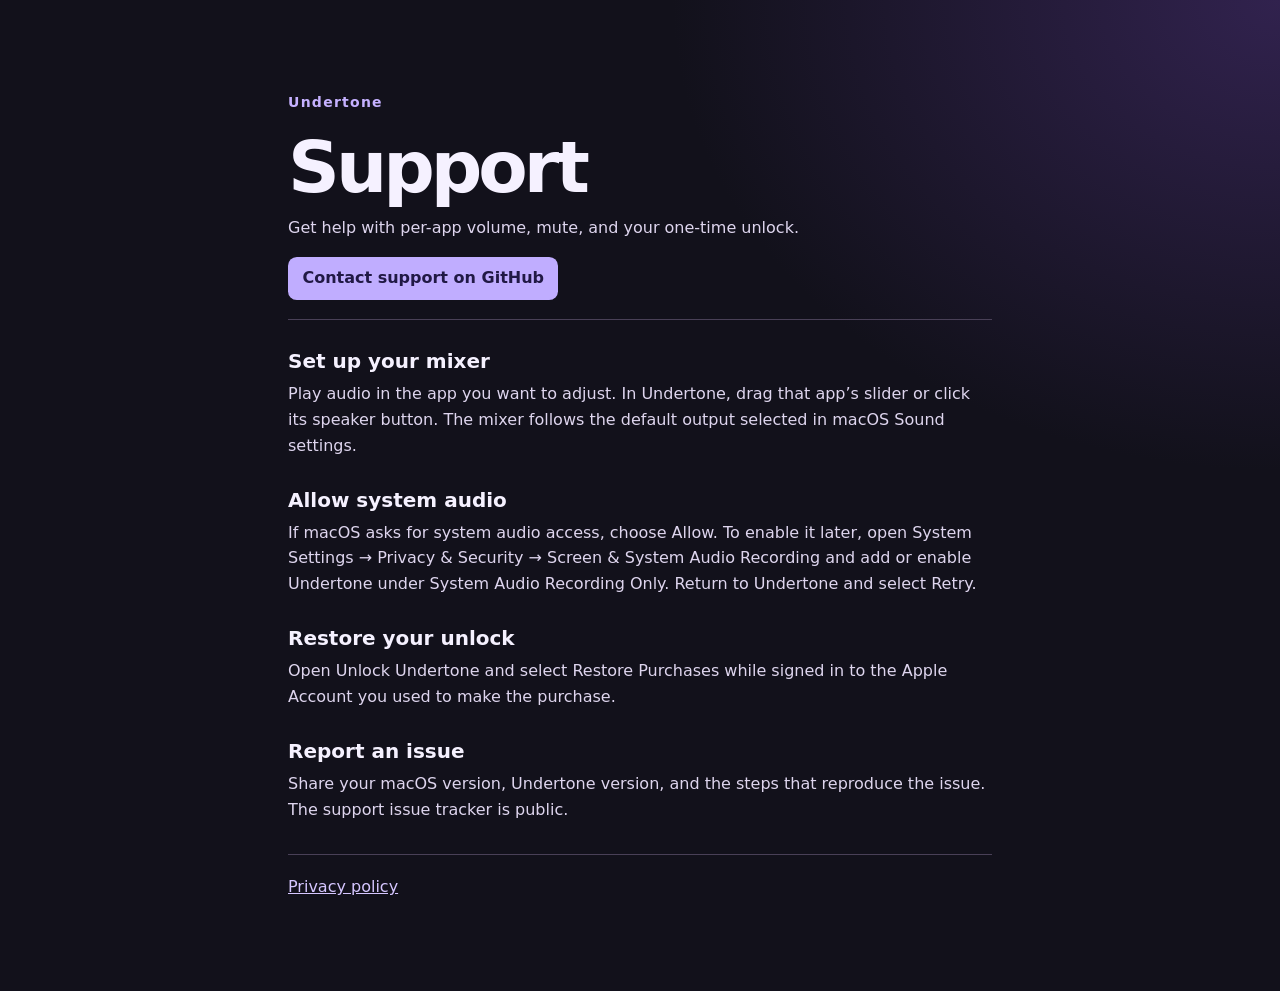
<file: index.html>
<!doctype html>
<html lang="en">
<head>
  <meta charset="utf-8">
  <meta name="viewport" content="width=device-width, initial-scale=1">
  <title>Undertone Support</title>
  <meta name="description" content="Get help with Undertone, the per-app volume mixer for macOS.">
  <link rel="stylesheet" href="styles.css">
</head>
<body>
  <main>
    <header>
      <p class="brand">Undertone</p>
      <h1>Support</h1>
      <p>Get help with per-app volume, mute, and your one-time unlock.</p>
      <a class="button" href="https://github.com/YousfYousry/undertone-support/issues/new">Contact support on GitHub</a>
    </header>
    <section>
      <h2>Set up your mixer</h2>
      <p>Play audio in the app you want to adjust. In Undertone, drag that app’s slider or click its speaker button. The mixer follows the default output selected in macOS Sound settings.</p>
      <h2>Allow system audio</h2>
      <p>If macOS asks for system audio access, choose Allow. To enable it later, open System Settings → Privacy &amp; Security → Screen &amp; System Audio Recording and add or enable Undertone under System Audio Recording Only. Return to Undertone and select Retry.</p>
      <h2>Restore your unlock</h2>
      <p>Open Unlock Undertone and select Restore Purchases while signed in to the Apple Account you used to make the purchase.</p>
      <h2>Report an issue</h2>
      <p>Share your macOS version, Undertone version, and the steps that reproduce the issue. The support issue tracker is public.</p>
    </section>
    <footer><a href="privacy.html">Privacy policy</a></footer>
  </main>
</body>
</html>
</file>
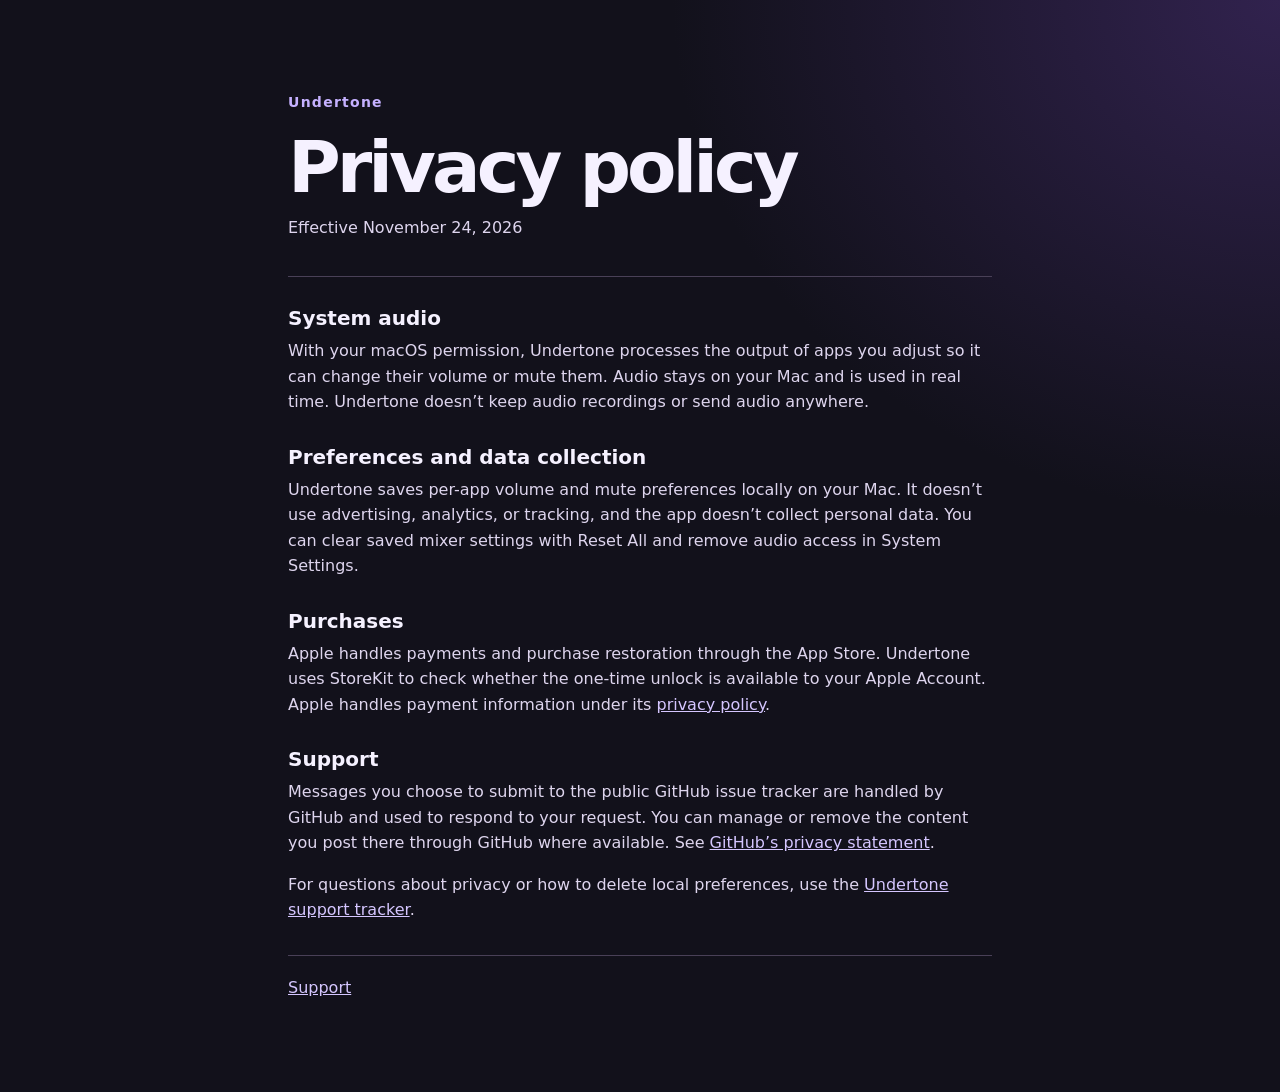
<file: privacy.html>
<!doctype html>
<html lang="en">
<head>
  <meta charset="utf-8">
  <meta name="viewport" content="width=device-width, initial-scale=1">
  <title>Undertone Privacy Policy</title>
  <meta name="description" content="How Undertone handles audio, preferences, and App Store purchases.">
  <link rel="stylesheet" href="styles.css">
</head>
<body>
  <main>
    <header>
      <p class="brand">Undertone</p>
      <h1>Privacy policy</h1>
      <p>Effective November 24, 2026</p>
    </header>
    <section>
      <h2>System audio</h2>
      <p>With your macOS permission, Undertone processes the output of apps you adjust so it can change their volume or mute them. Audio stays on your Mac and is used in real time. Undertone doesn’t keep audio recordings or send audio anywhere.</p>
      <h2>Preferences and data collection</h2>
      <p>Undertone saves per-app volume and mute preferences locally on your Mac. It doesn’t use advertising, analytics, or tracking, and the app doesn’t collect personal data. You can clear saved mixer settings with Reset All and remove audio access in System Settings.</p>
      <h2>Purchases</h2>
      <p>Apple handles payments and purchase restoration through the App Store. Undertone uses StoreKit to check whether the one-time unlock is available to your Apple Account. Apple handles payment information under its <a href="https://www.apple.com/legal/privacy/">privacy policy</a>.</p>
      <h2>Support</h2>
      <p>Messages you choose to submit to the public GitHub issue tracker are handled by GitHub and used to respond to your request. You can manage or remove the content you post there through GitHub where available. See <a href="https://docs.github.com/en/site-policy/privacy-policies/github-general-privacy-statement">GitHub’s privacy statement</a>.</p>
      <p>For questions about privacy or how to delete local preferences, use the <a href="https://github.com/YousfYousry/undertone-support/issues/new">Undertone support tracker</a>.</p>
    </section>
    <footer><a href="./">Support</a></footer>
  </main>
</body>
</html>
</file>
<file: styles.css>
:root {
  color-scheme: dark;
  font: 16px/1.6 system-ui, sans-serif;
  color: #f5f1ff;
  background: #12111b;
}
body {
  margin: 0;
  background: radial-gradient(ellipse at top right, #31224e, transparent 38rem);
}
main {
  max-width: 44rem;
  margin: auto;
  padding: clamp(1.5rem, 6vw, 4.5rem);
}
header, footer { padding-block: 1.2rem; }
header { border-bottom: 1px solid #494057; }
footer { margin-top: 2rem; border-top: 1px solid #494057; }
.brand {
  color: #c5b1ff;
  font-size: .875rem;
  font-weight: 720;
  letter-spacing: .09em;
}
h1 {
  margin: .2rem 0 .7rem;
  font-size: clamp(2.25rem, 8vw, 4.5rem);
  line-height: 1.03;
  letter-spacing: -.055em;
}
h2 { margin: 1.6rem 0 .25rem; font-size: 1.25rem; }
p { margin: 0 0 1rem; color: #ded5ee; }
a { color: #d5c6ff; }
a:focus-visible { outline: 2px solid #d5c6ff; outline-offset: 5px; }
.button {
  display: inline-block;
  padding: .55rem .9rem;
  border-radius: .55rem;
  background: #c0adff;
  color: #211945;
  font-weight: 700;
  text-decoration: none;
}
</file>
